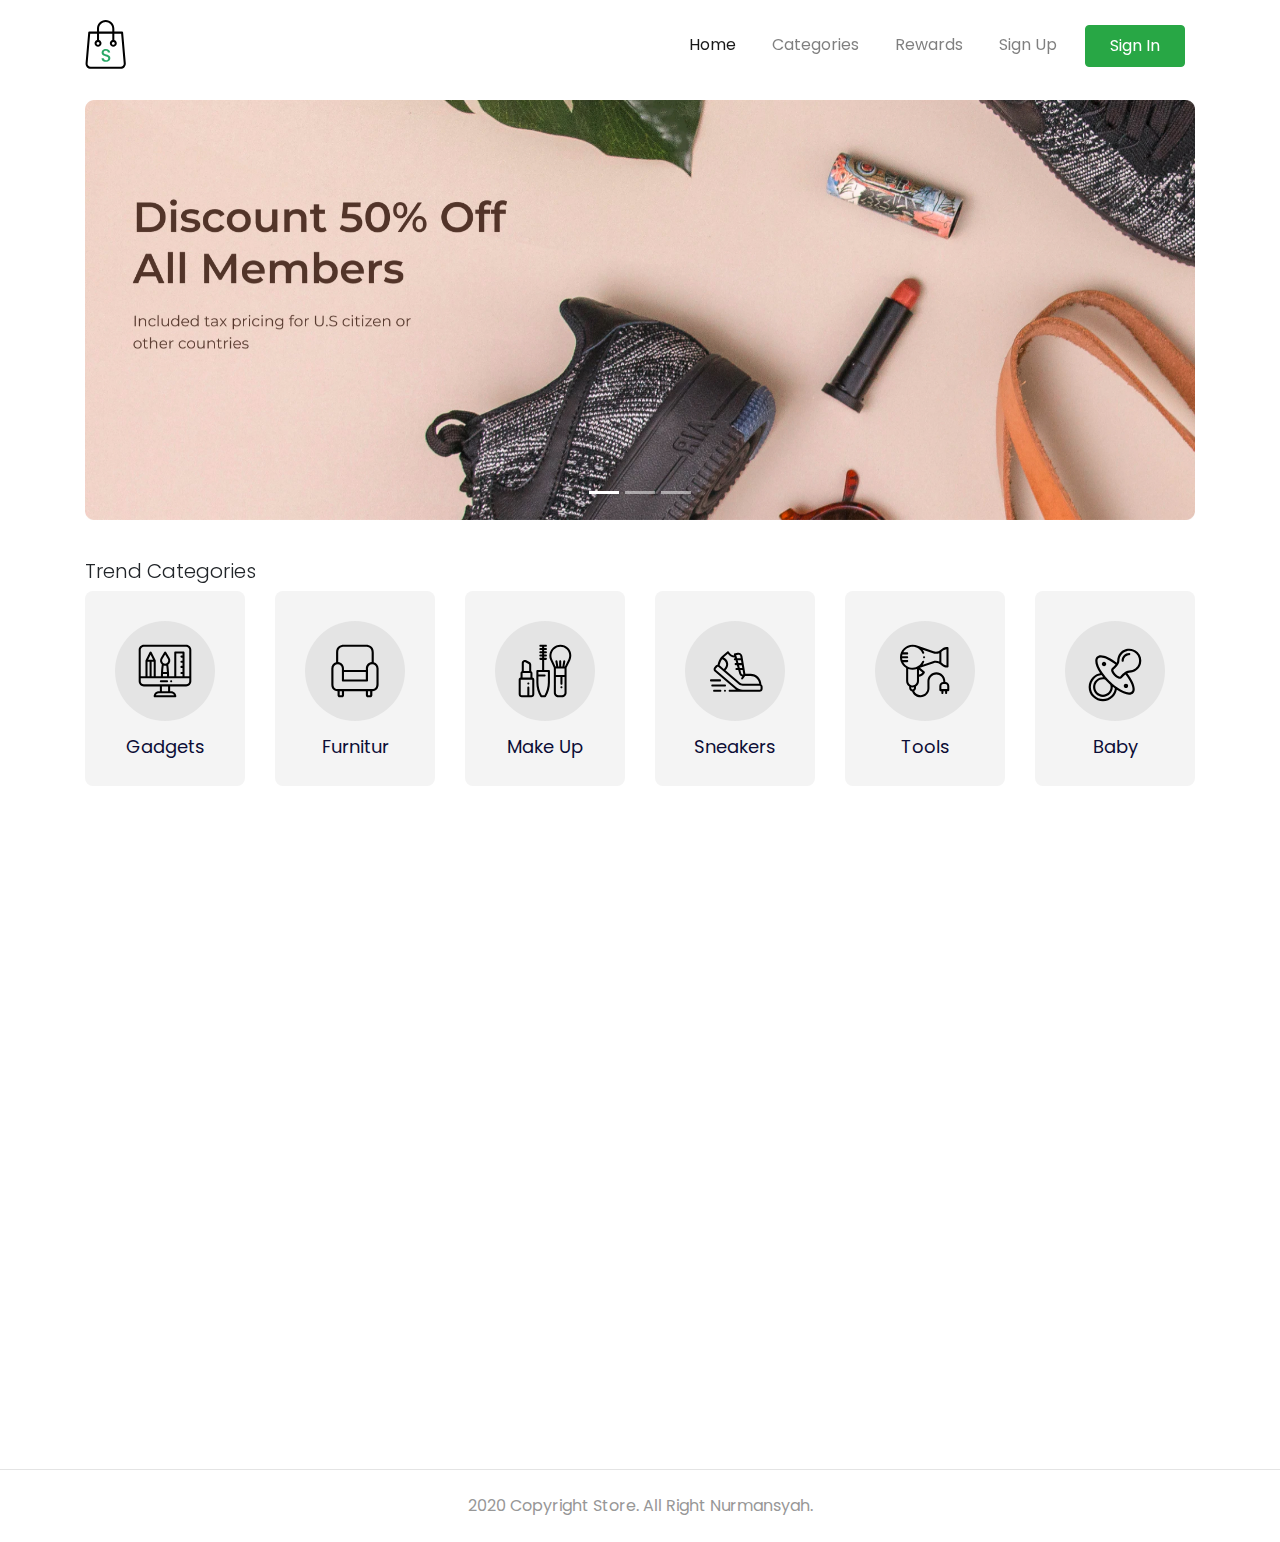
<file: index.html>
<!DOCTYPE html>
<html lang="en">
  <head>
    <meta charset="utf-8" />
    <meta
      name="viewport"
      content="width=device-width, initial-scale=1, shrink-to-fit=no"
    />
    <meta name="description" content="" />
    <meta name="author" content="" />

    <title>Store - Your Best Marketplace</title>

    <link href="https://unpkg.com/aos@2.3.1/dist/aos.css" rel="stylesheet" />
    <link href="style/main.css" rel="stylesheet" />
  </head>

  <body>
    <nav
      class="navbar navbar-expand-lg navbar-light navbar-store fixed-top navbar-fixed-top"
      data-aos="fade-down"
    >
      <div class="container">
        <a href="index.html" class="navbar-brand">
          <img src="/images/logo.svg" alt="Logo" />
        </a>
        <button
          class="navbar-toggler"
          type="button"
          data-toggle="collapse"
          data-target="#navbarResponsive"
        >
          <span class="navbar-toggler-icon"></span>
        </button>

        <div class="collapse navbar-collapse" id="navbarResponsive">
          <ul class="navbar-nav ml-auto">
            <li class="nav-item active">
              <a href="/index.html" class="nav-link">Home</a>
            </li>
            <li class="nav-item">
              <a href="/categories.html" class="nav-link">Categories</a>
            </li>
            <li class="nav-item">
              <a href="#" class="nav-link">Rewards</a>
            </li>
            <li class="nav-item">
              <a href="/register.html" class="nav-link">Sign Up</a>
            </li>
            <li class="nav-item">
              <a
                href="/login.html"
                class="btn btn-success nav-link px-4 text-white"
                >Sign In</a
              >
            </li>
          </ul>
        </div>
      </div>
    </nav>

    <!-- Page Content -->
    <div class="page-content page-home">
      <section class="store-carousel">
        <div class="container">
          <div class="row">
            <div class="col-lg-12" data-aos="zoom-in">
              <div
                id="storeCarousel"
                class="carousel slide"
                data-ride="carousel"
              >
                <ol class="carousel-indicators">
                  <li
                    class="active"
                    data-target="#storeCarousel"
                    data-slide-to="0"
                  ></li>
                  <li data-target="#storeCarousel" data-slide-to="1"></li>
                  <li data-target="#storeCarousel" data-slide-to="2"></li>
                </ol>
                <div class="carousel-inner">
                  <div class="carousel-item active">
                    <img
                      src="/images/banner.jpg"
                      alt="Carousel Image"
                      class="d-block w-100"
                    />
                  </div>
                  <div class="carousel-item">
                    <img
                      src="/images/banner.jpg"
                      alt="Carousel Image"
                      class="d-block w-100"
                    />
                  </div>
                  <div class="carousel-item">
                    <img
                      src="/images/banner.jpg"
                      alt="Carousel Image"
                      class="d-block w-100"
                    />
                  </div>
                </div>
              </div>
            </div>
          </div>
        </div>
      </section>
      <section class="store-trend-categories mt-4 mb-8">
        <div class="container">
          <div class="row">
            <div class="col-12" data-aos="fade-up">
              <h5>Trend Categories</h5>
            </div>
          </div>
          <div class="row">
            <div
              class="col-6 col-md-3 col-lg-2"
              data-aos="fade-up"
              data-aos-delay="100"
            >
              <a href="#" class="component-categories d-block">
                <div class="categories-image">
                  <img
                    src="/images/categories-gadget.svg"
                    alt=""
                    class="w-100"
                  />
                </div>
                <p class="categories-text">Gadgets</p>
              </a>
            </div>
            <div
              class="col-6 col-md-3 col-lg-2"
              data-aos="fade-up"
              data-aos-delay="200"
            >
              <a href="#" class="component-categories d-block">
                <div class="categories-image">
                  <img
                    src="/images/categories-furnitur.svg"
                    alt=""
                    class="w-100"
                  />
                </div>
                <p class="categories-text">Furnitur</p>
              </a>
            </div>
            <div
              class="col-6 col-md-3 col-lg-2"
              data-aos="fade-up"
              data-aos-delay="300"
            >
              <a href="#" class="component-categories d-block">
                <div class="categories-image">
                  <img
                    src="/images/categories-makeup.svg"
                    alt=""
                    class="w-100"
                  />
                </div>
                <p class="categories-text">Make Up</p>
              </a>
            </div>
            <div
              class="col-6 col-md-3 col-lg-2"
              data-aos="fade-up"
              data-aos-delay="400"
            >
              <a href="#" class="component-categories d-block">
                <div class="categories-image">
                  <img
                    src="/images/categories-sneaker.svg"
                    alt=""
                    class="w-100"
                  />
                </div>
                <p class="categories-text">Sneakers</p>
              </a>
            </div>
            <div
              class="col-6 col-md-3 col-lg-2"
              data-aos="fade-up"
              data-aos-delay="500"
            >
              <a href="#" class="component-categories d-block">
                <div class="categories-image">
                  <img
                    src="/images/categories-tools.svg"
                    alt=""
                    class="w-100"
                  />
                </div>
                <p class="categories-text">Tools</p>
              </a>
            </div>
            <div
              class="col-6 col-md-3 col-lg-2"
              data-aos="fade-up"
              data-aos-delay="600"
            >
              <a href="#" class="component-categories d-block">
                <div class="categories-image">
                  <img src="/images/categories-baby.svg" alt="" class="w-100" />
                </div>
                <p class="categories-text">Baby</p>
              </a>
            </div>
          </div>
        </div>
      </section>
      <section class="store-new-products">
        <div class="container">
          <div class="row">
            <div class="col-12" data-aos="fade-up">
              <h5>New Products</h5>
            </div>
          </div>
          <div class="row">
            <div
              class="col-6 col-md-4 col-lg-3"
              data-aos="fade-up"
              data-aos-delay="100"
            >
              <a href="/details.html" class="component-products d-block">
                <div class="products-thumbnail">
                  <div
                    class="products-image"
                    style="
                      background-image: url('/images/products-apple-watch.jpg');
                    "
                  ></div>
                </div>
                <div class="products-text">Apple Watch 4</div>
                <div class="products-price">$900</div>
              </a>
            </div>
            <div
              class="col-6 col-md-4 col-lg-3"
              data-aos="fade-up"
              data-aos-delay="200"
            >
              <a href="/details.html" class="component-products d-block">
                <div class="products-thumbnail">
                  <div
                    class="products-image"
                    style="
                      background-image: url('/images/products-black-edition-nike.jpg');
                    "
                  ></div>
                </div>
                <div class="products-text">Black Edition Nike</div>
                <div class="products-price">$340</div>
              </a>
            </div>
            <div
              class="col-6 col-md-4 col-lg-3"
              data-aos="fade-up"
              data-aos-delay="300"
            >
              <a href="/details.html" class="component-products d-block">
                <div class="products-thumbnail">
                  <div
                    class="products-image"
                    style="
                      background-image: url('/images/products-bubuk-marketti.jpg');
                    "
                  ></div>
                </div>
                <div class="products-text">Bubuk Marketti</div>
                <div class="products-price">$600</div>
              </a>
            </div>
            <div
              class="col-6 col-md-4 col-lg-3"
              data-aos="fade-up"
              data-aos-delay="400"
            >
              <a href="/details.html" class="component-products d-block">
                <div class="products-thumbnail">
                  <div
                    class="products-image"
                    style="
                      background-image: url('/images/products-mavic-kawe.jpg');
                    "
                  ></div>
                </div>
                <div class="products-text">Mavic Kawe</div>
                <div class="products-price">$870</div>
              </a>
            </div>
            <div
              class="col-6 col-md-4 col-lg-3"
              data-aos="fade-up"
              data-aos-delay="500"
            >
              <a href="/details.html" class="component-products d-block">
                <div class="products-thumbnail">
                  <div
                    class="products-image"
                    style="
                      background-image: url('/images/products-monkey-toys.jpg');
                    "
                  ></div>
                </div>
                <div class="products-text">Monkey Toys</div>
                <div class="products-price">$240</div>
              </a>
            </div>
            <div
              class="col-6 col-md-4 col-lg-3"
              data-aos="fade-up"
              data-aos-delay="600"
            >
              <a href="/details.html" class="component-products d-block">
                <div class="products-thumbnail">
                  <div
                    class="products-image"
                    style="
                      background-image: url('/images/products-orange-bogotta.jpg');
                    "
                  ></div>
                </div>
                <div class="products-text">Orange Bogotta</div>
                <div class="products-price">$540</div>
              </a>
            </div>
            <div
              class="col-6 col-md-4 col-lg-3"
              data-aos="fade-up"
              data-aos-delay="700"
            >
              <a href="/details.html" class="component-products d-block">
                <div class="products-thumbnail">
                  <div
                    class="products-image"
                    style="
                      background-image: url('/images/products-sofa-ternyaman.jpg');
                    "
                  ></div>
                </div>
                <div class="products-text">Sofa Ternyaman</div>
                <div class="products-price">$1100</div>
              </a>
            </div>
            <div
              class="col-6 col-md-4 col-lg-3"
              data-aos="fade-up"
              data-aos-delay="800"
            >
              <a href="/details.html" class="component-products d-block">
                <div class="products-thumbnail">
                  <div
                    class="products-image"
                    style="
                      background-image: url('/images/products-tatakan-gelas.jpg');
                    "
                  ></div>
                </div>
                <div class="products-text">Tatakan Gelas</div>
                <div class="products-price">$120</div>
              </a>
            </div>
          </div>
        </div>
      </section>
    </div>

    <footer>
      <div class="container">
        <div class="row">
          <div class="col-12 text-center">
            <p class="pt-4 pb-2">2020 Copyright Store. All Right Nurmansyah.</p>
          </div>
        </div>
      </div>
    </footer>

    <!-- Bootstrap core JavaScript -->
    <script src="/vendor/jquery/jquery.slim.min.js"></script>
    <script src="/vendor/bootstrap/js/bootstrap.bundle.min.js"></script>
    <script src="https://unpkg.com/aos@2.3.1/dist/aos.js"></script>
    <script>
      AOS.init();
    </script>
    <script src="/script/navbar-scroll.js"></script>
  </body>
</html>
</file>
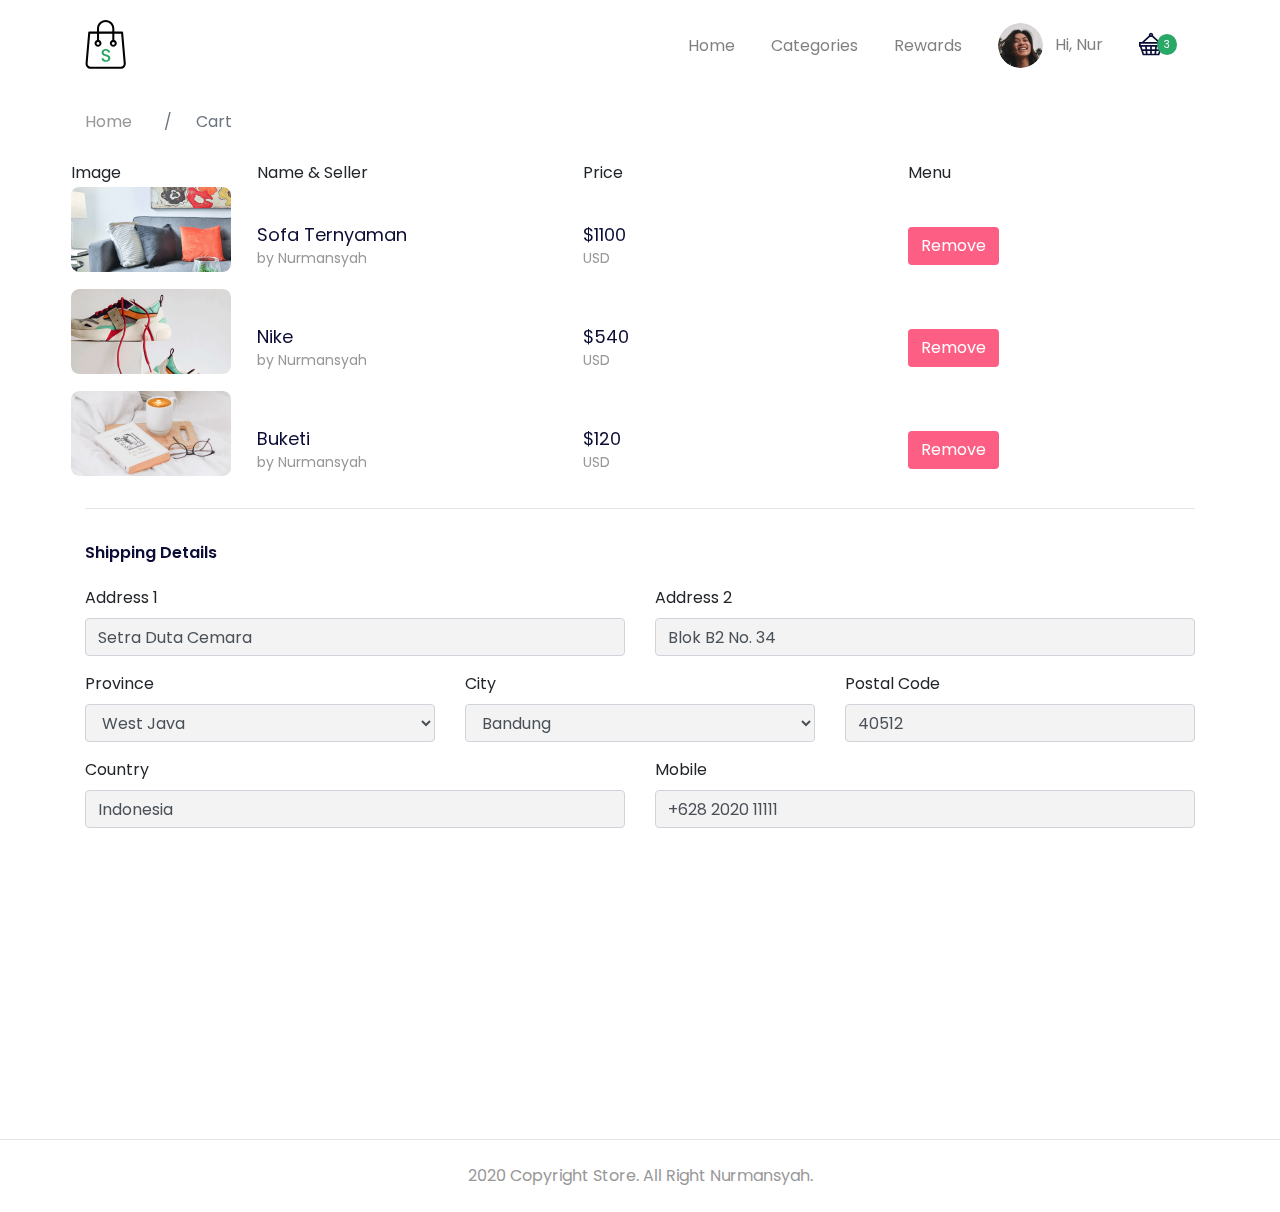
<file: cart.html>
<!DOCTYPE html>
<html lang="en">
  <head>
    <meta charset="utf-8" />
    <meta
      name="viewport"
      content="width=device-width, initial-scale=1, shrink-to-fit=no"
    />
    <meta name="description" content="" />
    <meta name="author" content="" />

    <title>Store - Your Best Marketplace</title>

    <link href="https://unpkg.com/aos@2.3.1/dist/aos.css" rel="stylesheet" />
    <link href="style/main.css" rel="stylesheet" />
  </head>

  <body>
    <nav
      class="navbar navbar-expand-lg navbar-light navbar-store fixed-top navbar-fixed-top"
      data-aos="fade-down"
    >
      <div class="container">
        <a href="index.html" class="navbar-brand">
          <img src="/images/logo.svg" alt="Logo" />
        </a>
        <button
          class="navbar-toggler"
          type="button"
          data-toggle="collapse"
          data-target="#navbarResponsive"
        >
          <span class="navbar-toggler-icon"></span>
        </button>

        <div class="collapse navbar-collapse" id="navbarResponsive">
          <ul class="navbar-nav ml-auto">
            <li class="nav-item">
              <a href="/index.html" class="nav-link">Home</a>
            </li>
            <li class="nav-item">
              <a href="/categories.html" class="nav-link">Categories</a>
            </li>
            <li class="nav-item">
              <a href="#" class="nav-link">Rewards</a>
            </li>
          </ul>
          <!-- Desktop Menu -->
          <ul class="navbar-nav d-none d-lg-flex">
            <li class="nav-item dropdown">
              <a
                href="#"
                class="nav-link"
                id="navbarDropdown"
                role="button"
                data-toggle="dropdown"
              >
                <img
                  src="/images/icon-users.png"
                  alt=""
                  class="rounded-circle mr-2 profile-picture"
                />
                Hi, Nur
              </a>
              <div class="dropdown-menu">
                <a href="/dashboard.html" class="dropdown-item">Dashboard</a>
                <a href="dashboard-account.html" class="dropdown-item"
                  >Setting</a
                >
                <div class="dropdown-divider"></div>
                <a href="/" class="dropdown-item">Logout</a>
              </div>
            </li>
            <li class="nav-item">
              <a href="#" class="nav-link d-inline-block mt-2">
                <img src="/images/icon-cart-filled.svg" alt="" />
                <div class="card-badge">3</div>
              </a>
            </li>
          </ul>

          <ul class="navbar-nav d-block d-lg-none">
            <li class="nav-item">
              <a href="#" class="nav-link"> Hi, Angga </a>
            </li>
            <li class="nav-item">
              <a href="#" class="nav-link d-inline-block"> Cart </a>
            </li>
          </ul>
        </div>
      </div>
    </nav>

    <!-- Page Content -->
    <div class="page-content page-cart">
      <section
        class="store-breadcrumbs"
        data-aos="fade-down"
        data-aos-delay="100"
      >
        <div class="container">
          <div class="row">
            <div class="col-12">
              <nav>
                <ol class="breadcrumb">
                  <li class="breadcrumb-item">
                    <a href="index.html">Home</a>
                  </li>
                  <li class="breadcrumb-item active">Cart</li>
                </ol>
              </nav>
            </div>
          </div>
        </div>
      </section>

      <section class="store-cart">
        <div class="container">
          <div class="row" data-aos="fade-up" data-aos-delay="100">
            <div class="col-12 table-responsive">
              <table class="table-borderless table-cart">
                <thead>
                  <tr>
                    <td>Image</td>
                    <td>Name &amp; Seller</td>
                    <td>Price</td>
                    <td>Menu</td>
                  </tr>
                </thead>
                <tbody>
                  <tr>
                    <td style="width: 20%">
                      <img
                        src="/images/product-cart-1.jpg"
                        alt=""
                        class="cart-image"
                      />
                    </td>
                    <td style="width: 35%">
                      <div class="product-title">Sofa Ternyaman</div>
                      <div class="product-subtitle">by Nurmansyah</div>
                    </td>
                    <td style="width: 35%">
                      <div class="product-title">$1100</div>
                      <div class="product-subtitle">USD</div>
                    </td>
                    <td style="width: 20%">
                      <a href="#" class="btn btn-remove-cart"> Remove </a>
                    </td>
                  </tr>
                  <tr>
                    <td style="width: 20%">
                      <img
                        src="/images/product-cart-2.jpg"
                        alt=""
                        class="cart-image"
                      />
                    </td>
                    <td style="width: 35%">
                      <div class="product-title">Nike</div>
                      <div class="product-subtitle">by Nurmansyah</div>
                    </td>
                    <td style="width: 35%">
                      <div class="product-title">$540</div>
                      <div class="product-subtitle">USD</div>
                    </td>
                    <td style="width: 20%">
                      <a href="#" class="btn btn-remove-cart"> Remove </a>
                    </td>
                  </tr>
                  <tr>
                    <td style="width: 20%">
                      <img
                        src="/images/product-cart-3.jpg"
                        alt=""
                        class="cart-image"
                      />
                    </td>
                    <td style="width: 35%">
                      <div class="product-title">Buketi</div>
                      <div class="product-subtitle">by Nurmansyah</div>
                    </td>
                    <td style="width: 35%">
                      <div class="product-title">$120</div>
                      <div class="product-subtitle">USD</div>
                    </td>
                    <td style="width: 20%">
                      <a href="#" class="btn btn-remove-cart"> Remove </a>
                    </td>
                  </tr>
                </tbody>
              </table>
            </div>
          </div>
          <div class="row" data-aos="fade-up" data-aos-delay="150">
            <div class="col-12">
              <hr />
            </div>
            <div class="col-12">
              <h2 class="mb-4">Shipping Details</h2>
            </div>
          </div>
          <div class="row mb-2" data-aos="fade-up" data-aos-delay="200">
            <div class="col-md-6">
              <div class="form-group">
                <label for="addressOne">Address 1</label>
                <input
                  type="text"
                  class="form-control"
                  id="addressOne"
                  name="addressOne"
                  value="Setra Duta Cemara"
                />
              </div>
            </div>
            <div class="col-md-6">
              <div class="form-group">
                <label for="addressTwo">Address 2</label>
                <input
                  type="text"
                  class="form-control"
                  id="addressTwo"
                  name="addressTwo"
                  value="Blok B2 No. 34"
                />
              </div>
            </div>
            <div class="col-md-4">
              <div class="form-group">
                <label for="province">Province</label>
                <select name="province" id="province" class="form-control">
                  <option value="West Java">West Java</option>
                </select>
              </div>
            </div>
            <div class="col-md-4">
              <div class="form-group">
                <label for="city">City</label>
                <select name="city" id="city" class="form-control">
                  <option value="Bandung">Bandung</option>
                </select>
              </div>
            </div>
            <div class="col-md-4">
              <div class="form-group">
                <label for="postalCode">Postal Code</label>
                <input
                  type="text"
                  class="form-control"
                  id="postalCode"
                  name="postalCode"
                  value="40512"
                />
              </div>
            </div>
            <div class="col-md-6">
              <div class="form-group">
                <label for="country">Country</label>
                <input
                  type="text"
                  class="form-control"
                  id="country"
                  name="country"
                  value="Indonesia"
                />
              </div>
            </div>
            <div class="col-md-6">
              <div class="form-group">
                <label for="mobile">Mobile</label>
                <input
                  type="text"
                  class="form-control"
                  id="mobile"
                  name="mobile"
                  value="+628 2020 11111"
                />
              </div>
            </div>
          </div>
          <div class="row" data-aos="fade-up" data-aos-delay="150">
            <div class="col-12">
              <hr />
            </div>
            <div class="col-12">
              <h2 class="mb-1">Payment Informations</h2>
            </div>
          </div>
          <div class="row" data-aos="fade-up" data-aos-delay="200">
            <div class="col-4 col-md-2">
              <div class="product-title">$10</div>
              <div class="product-subtitle">Country Tax</div>
            </div>
            <div class="col-4 col-md-3">
              <div class="product-title">$280</div>
              <div class="product-subtitle">Product Insurance</div>
            </div>
            <div class="col-4 col-md-2">
              <div class="product-title">$580</div>
              <div class="product-subtitle">Ship to Jakarta</div>
            </div>
            <div class="col-4 col-md-2">
              <div class="product-title text-success">$392,289</div>
              <div class="product-subtitle">Total</div>
            </div>
            <div class="col-8 col-md-3">
              <a
                href="/success.html"
                class="btn btn-success mt-4 px-4 btn-block"
                >Checkout Now
              </a>
            </div>
          </div>
        </div>
      </section>
    </div>

    <footer>
      <div class="container">
        <div class="row">
          <div class="col-12 text-center">
            <p class="pt-4 pb-2">2020 Copyright Store. All Right Nurmansyah.</p>
          </div>
        </div>
      </div>
    </footer>

    <!-- Bootstrap core JavaScript -->
    <script src="/vendor/jquery/jquery.slim.min.js"></script>
    <script src="/vendor/bootstrap/js/bootstrap.bundle.min.js"></script>
    <script src="https://unpkg.com/aos@2.3.1/dist/aos.js"></script>
    <script>
      AOS.init();
    </script>
    <script src="/script/navbar-scroll.js"></script>
  </body>
</html>
</file>
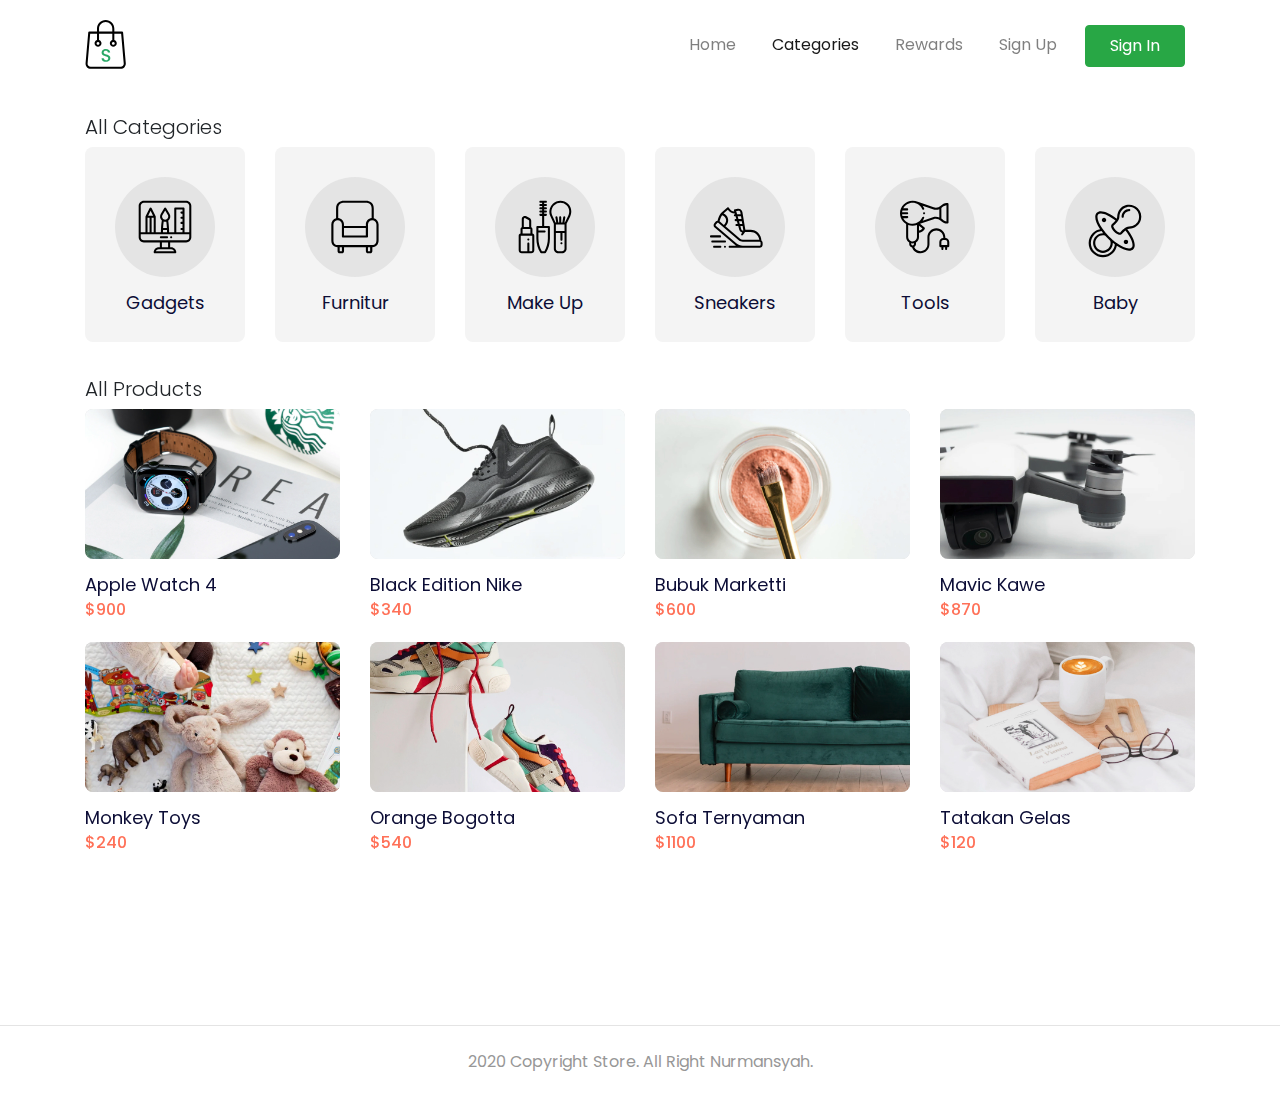
<file: categories.html>
<!DOCTYPE html>
<html lang="en">
  <head>
    <meta charset="utf-8" />
    <meta
      name="viewport"
      content="width=device-width, initial-scale=1, shrink-to-fit=no"
    />
    <meta name="description" content="" />
    <meta name="author" content="" />

    <title>Store - Your Best Marketplace</title>

    <link href="https://unpkg.com/aos@2.3.1/dist/aos.css" rel="stylesheet" />
    <link href="style/main.css" rel="stylesheet" />
  </head>

  <body>
    <nav
      class="navbar navbar-expand-lg navbar-light navbar-store fixed-top navbar-fixed-top"
      data-aos="fade-down"
    >
      <div class="container">
        <a href="index.html" class="navbar-brand">
          <img src="/images/logo.svg" alt="Logo" />
        </a>
        <button
          class="navbar-toggler"
          type="button"
          data-toggle="collapse"
          data-target="#navbarResponsive"
        >
          <span class="navbar-toggler-icon"></span>
        </button>

        <div class="collapse navbar-collapse" id="navbarResponsive">
          <ul class="navbar-nav ml-auto">
            <li class="nav-item">
              <a href="/index.html" class="nav-link">Home</a>
            </li>
            <li class="nav-item active">
              <a href="/categories.html" class="nav-link">Categories</a>
            </li>
            <li class="nav-item">
              <a href="#" class="nav-link">Rewards</a>
            </li>
            <li class="nav-item">
              <a href="/register.html" class="nav-link">Sign Up</a>
            </li>
            <li class="nav-item">
              <a
                href="/login.html"
                class="btn btn-success nav-link px-4 text-white"
                >Sign In</a
              >
            </li>
          </ul>
        </div>
      </div>
    </nav>

    <!-- Page Content -->
    <div class="page-content page-home">
      <section class="store-trend-categories">
        <div class="container">
          <div class="row">
            <div class="col-12" data-aos="fade-up">
              <h5>All Categories</h5>
            </div>
          </div>
          <div class="row">
            <div
              class="col-6 col-md-3 col-lg-2"
              data-aos="fade-up"
              data-aos-delay="100"
            >
              <a href="#" class="component-categories d-block">
                <div class="categories-image">
                  <img
                    src="/images/categories-gadget.svg"
                    alt=""
                    class="w-100"
                  />
                </div>
                <p class="categories-text">Gadgets</p>
              </a>
            </div>
            <div
              class="col-6 col-md-3 col-lg-2"
              data-aos="fade-up"
              data-aos-delay="200"
            >
              <a href="#" class="component-categories d-block">
                <div class="categories-image">
                  <img
                    src="/images/categories-furnitur.svg"
                    alt=""
                    class="w-100"
                  />
                </div>
                <p class="categories-text">Furnitur</p>
              </a>
            </div>
            <div
              class="col-6 col-md-3 col-lg-2"
              data-aos="fade-up"
              data-aos-delay="300"
            >
              <a href="#" class="component-categories d-block">
                <div class="categories-image">
                  <img
                    src="/images/categories-makeup.svg"
                    alt=""
                    class="w-100"
                  />
                </div>
                <p class="categories-text">Make Up</p>
              </a>
            </div>
            <div
              class="col-6 col-md-3 col-lg-2"
              data-aos="fade-up"
              data-aos-delay="400"
            >
              <a href="#" class="component-categories d-block">
                <div class="categories-image">
                  <img
                    src="/images/categories-sneaker.svg"
                    alt=""
                    class="w-100"
                  />
                </div>
                <p class="categories-text">Sneakers</p>
              </a>
            </div>
            <div
              class="col-6 col-md-3 col-lg-2"
              data-aos="fade-up"
              data-aos-delay="500"
            >
              <a href="#" class="component-categories d-block">
                <div class="categories-image">
                  <img
                    src="/images/categories-tools.svg"
                    alt=""
                    class="w-100"
                  />
                </div>
                <p class="categories-text">Tools</p>
              </a>
            </div>
            <div
              class="col-6 col-md-3 col-lg-2"
              data-aos="fade-up"
              data-aos-delay="600"
            >
              <a href="#" class="component-categories d-block">
                <div class="categories-image">
                  <img src="/images/categories-baby.svg" alt="" class="w-100" />
                </div>
                <p class="categories-text">Baby</p>
              </a>
            </div>
          </div>
        </div>
      </section>
      <section class="store-new-products">
        <div class="container">
          <div class="row">
            <div class="col-12" data-aos="fade-up">
              <h5>All Products</h5>
            </div>
          </div>
          <div class="row">
            <div
              class="col-6 col-md-4 col-lg-3"
              data-aos="fade-up"
              data-aos-delay="100"
            >
              <a href="/details.html" class="component-products d-block">
                <div class="products-thumbnail">
                  <div
                    class="products-image"
                    style="
                      background-image: url('/images/products-apple-watch.jpg');
                    "
                  ></div>
                </div>
                <div class="products-text">Apple Watch 4</div>
                <div class="products-price">$900</div>
              </a>
            </div>
            <div
              class="col-6 col-md-4 col-lg-3"
              data-aos="fade-up"
              data-aos-delay="200"
            >
              <a href="/details.html" class="component-products d-block">
                <div class="products-thumbnail">
                  <div
                    class="products-image"
                    style="
                      background-image: url('/images/products-black-edition-nike.jpg');
                    "
                  ></div>
                </div>
                <div class="products-text">Black Edition Nike</div>
                <div class="products-price">$340</div>
              </a>
            </div>
            <div
              class="col-6 col-md-4 col-lg-3"
              data-aos="fade-up"
              data-aos-delay="300"
            >
              <a href="/details.html" class="component-products d-block">
                <div class="products-thumbnail">
                  <div
                    class="products-image"
                    style="
                      background-image: url('/images/products-bubuk-marketti.jpg');
                    "
                  ></div>
                </div>
                <div class="products-text">Bubuk Marketti</div>
                <div class="products-price">$600</div>
              </a>
            </div>
            <div
              class="col-6 col-md-4 col-lg-3"
              data-aos="fade-up"
              data-aos-delay="400"
            >
              <a href="/details.html" class="component-products d-block">
                <div class="products-thumbnail">
                  <div
                    class="products-image"
                    style="
                      background-image: url('/images/products-mavic-kawe.jpg');
                    "
                  ></div>
                </div>
                <div class="products-text">Mavic Kawe</div>
                <div class="products-price">$870</div>
              </a>
            </div>
            <div
              class="col-6 col-md-4 col-lg-3"
              data-aos="fade-up"
              data-aos-delay="500"
            >
              <a href="/details.html" class="component-products d-block">
                <div class="products-thumbnail">
                  <div
                    class="products-image"
                    style="
                      background-image: url('/images/products-monkey-toys.jpg');
                    "
                  ></div>
                </div>
                <div class="products-text">Monkey Toys</div>
                <div class="products-price">$240</div>
              </a>
            </div>
            <div
              class="col-6 col-md-4 col-lg-3"
              data-aos="fade-up"
              data-aos-delay="600"
            >
              <a href="/details.html" class="component-products d-block">
                <div class="products-thumbnail">
                  <div
                    class="products-image"
                    style="
                      background-image: url('/images/products-orange-bogotta.jpg');
                    "
                  ></div>
                </div>
                <div class="products-text">Orange Bogotta</div>
                <div class="products-price">$540</div>
              </a>
            </div>
            <div
              class="col-6 col-md-4 col-lg-3"
              data-aos="fade-up"
              data-aos-delay="700"
            >
              <a href="/details.html" class="component-products d-block">
                <div class="products-thumbnail">
                  <div
                    class="products-image"
                    style="
                      background-image: url('/images/products-sofa-ternyaman.jpg');
                    "
                  ></div>
                </div>
                <div class="products-text">Sofa Ternyaman</div>
                <div class="products-price">$1100</div>
              </a>
            </div>
            <div
              class="col-6 col-md-4 col-lg-3"
              data-aos="fade-up"
              data-aos-delay="800"
            >
              <a href="/details.html" class="component-products d-block">
                <div class="products-thumbnail">
                  <div
                    class="products-image"
                    style="
                      background-image: url('/images/products-tatakan-gelas.jpg');
                    "
                  ></div>
                </div>
                <div class="products-text">Tatakan Gelas</div>
                <div class="products-price">$120</div>
              </a>
            </div>
          </div>
        </div>
      </section>
    </div>

    <footer>
      <div class="container">
        <div class="row">
          <div class="col-12 text-center">
            <p class="pt-4 pb-2">2020 Copyright Store. All Right Nurmansyah.</p>
          </div>
        </div>
      </div>
    </footer>

    <!-- Bootstrap core JavaScript -->
    <script src="/vendor/jquery/jquery.slim.min.js"></script>
    <script src="/vendor/bootstrap/js/bootstrap.bundle.min.js"></script>
    <script src="https://unpkg.com/aos@2.3.1/dist/aos.js"></script>
    <script>
      AOS.init();
    </script>
    <script src="/script/navbar-scroll.js"></script>
  </body>
</html>
</file>
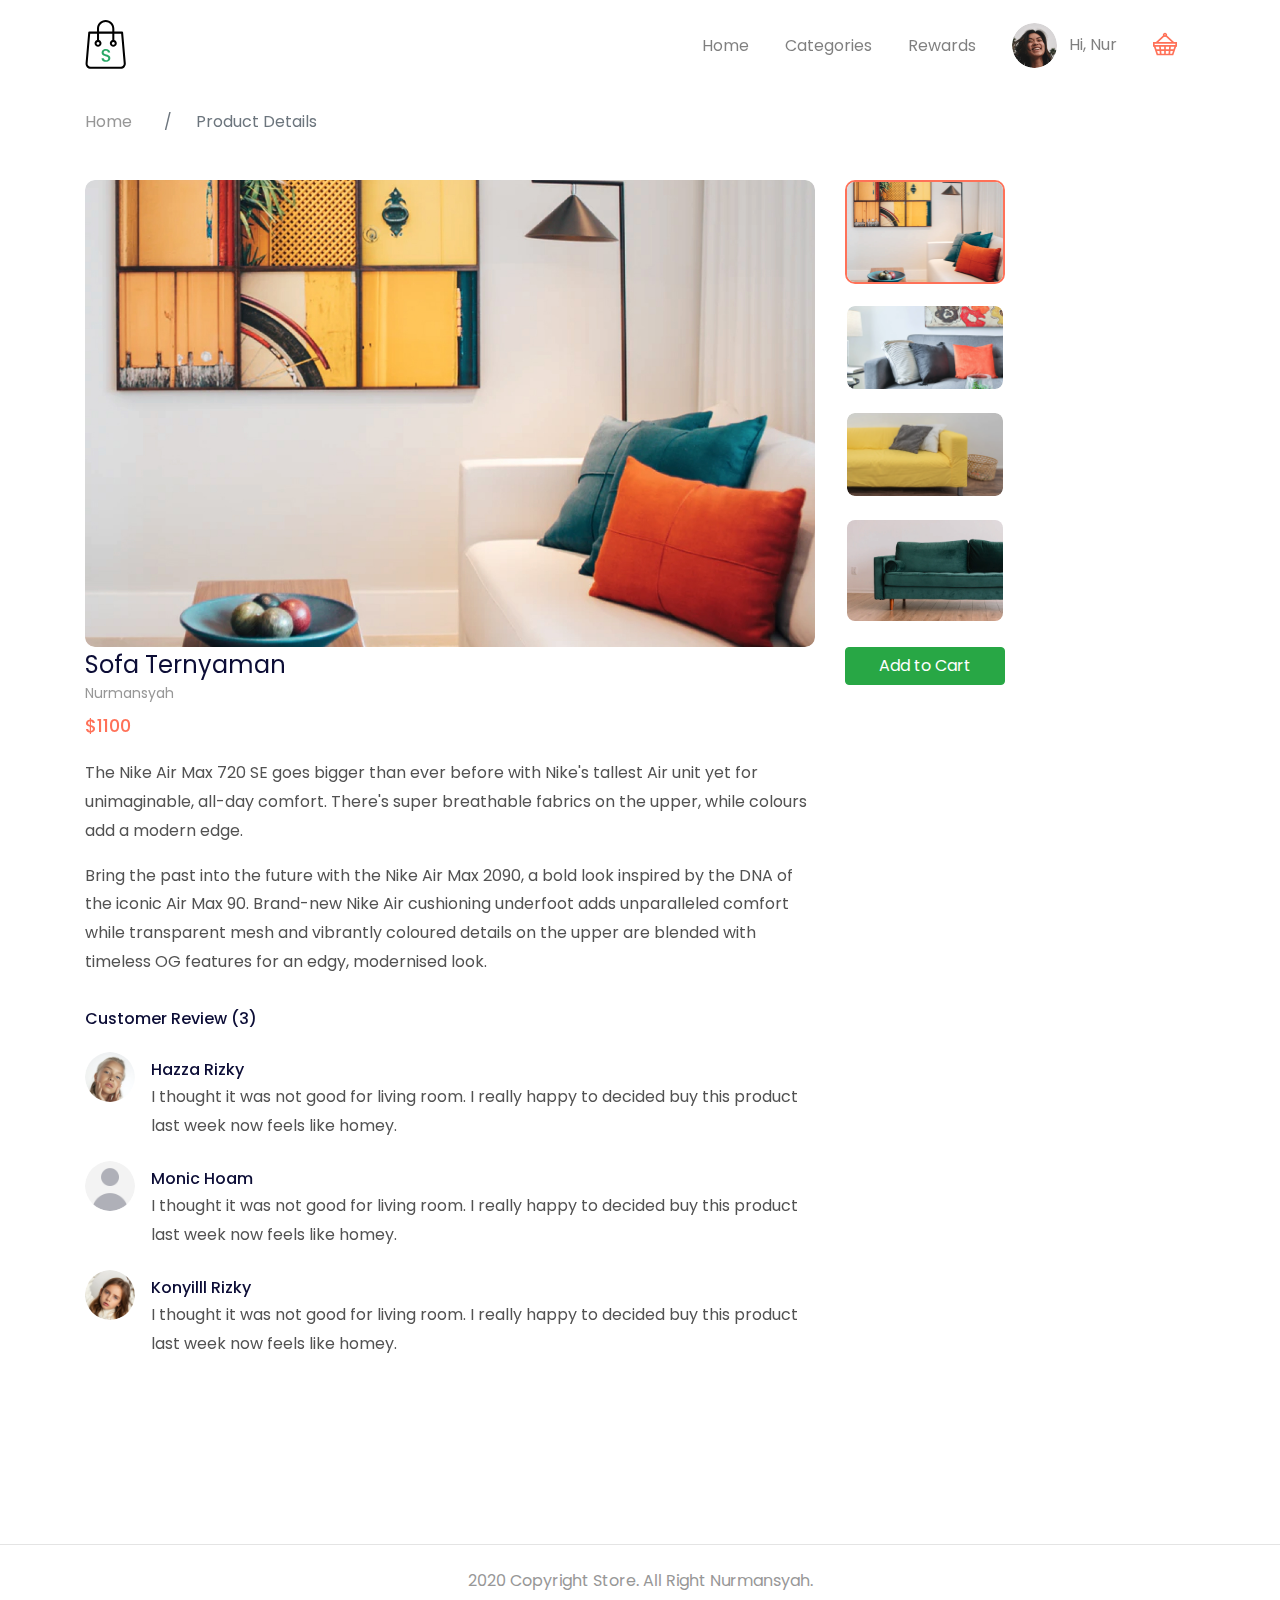
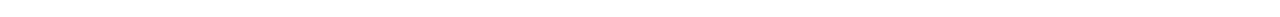
<file: details.html>
<!DOCTYPE html>
<html lang="en">
  <head>
    <meta charset="utf-8" />
    <meta
      name="viewport"
      content="width=device-width, initial-scale=1, shrink-to-fit=no"
    />
    <meta name="description" content="" />
    <meta name="author" content="" />

    <title>Store - Your Best Marketplace</title>

    <link href="https://unpkg.com/aos@2.3.1/dist/aos.css" rel="stylesheet" />
    <link href="style/main.css" rel="stylesheet" />
  </head>

  <body>
    <nav
      class="navbar navbar-expand-lg navbar-light navbar-store fixed-top navbar-fixed-top"
      data-aos="fade-down"
    >
      <div class="container">
        <a href="index.html" class="navbar-brand">
          <img src="/images/logo.svg" alt="Logo" />
        </a>
        <button
          class="navbar-toggler"
          type="button"
          data-toggle="collapse"
          data-target="#navbarResponsive"
        >
          <span class="navbar-toggler-icon"></span>
        </button>

        <div class="collapse navbar-collapse" id="navbarResponsive">
          <ul class="navbar-nav ml-auto">
            <li class="nav-item">
              <a href="/index.html" class="nav-link">Home</a>
            </li>
            <li class="nav-item">
              <a href="/categories.html" class="nav-link">Categories</a>
            </li>
            <li class="nav-item">
              <a href="#" class="nav-link">Rewards</a>
            </li>
          </ul>
          <!-- Desktop Menu -->
          <ul class="navbar-nav d-none d-lg-flex">
            <li class="nav-item dropdown">
              <a
                href="#"
                class="nav-link"
                id="navbarDropdown"
                role="button"
                data-toggle="dropdown"
              >
                <img
                  src="/images/icon-users.png"
                  alt=""
                  class="rounded-circle mr-2 profile-picture"
                />
                Hi, Nur
              </a>
              <div class="dropdown-menu">
                <a href="/dashboard.html" class="dropdown-item">Dashboard</a>
                <a href="dashboard-account.html" class="dropdown-item"
                  >Setting</a
                >
                <div class="dropdown-divider"></div>
                <a href="/" class="dropdown-item">Logout</a>
              </div>
            </li>
            <li class="nav-item">
              <a href="#" class="nav-link d-inline-block mt-2">
                <img src="/images/icon-cart-empety.svg" alt="" />
              </a>
            </li>
          </ul>

          <ul class="navbar-nav d-block d-lg-none">
            <li class="nav-item">
              <a href="#" class="nav-link"> Hi, Angga </a>
            </li>
            <li class="nav-item">
              <a href="#" class="nav-link d-inline-block"> Cart </a>
            </li>
          </ul>
        </div>
      </div>
    </nav>

    <!-- Page Content -->
    <div class="page-content page-details">
      <section
        class="store-breadcrumbs"
        data-aos="fade-down"
        data-aos-delay="100"
      >
        <div class="container">
          <div class="row">
            <div class="col-12">
              <nav>
                <ol class="breadcrumb">
                  <li class="breadcrumb-item">
                    <a href="index.html">Home</a>
                  </li>
                  <li class="breadcrumb-item active">Product Details</li>
                </ol>
              </nav>
            </div>
          </div>
        </div>
      </section>

      <section class="store-gallery" id="gallery">
        <div class="container">
          <div class="row">
            <div class="col-lg-8" data-aos="zoom-in">
              <transition name="slide-fade" mode="out-in">
                <img
                  :src="photos[activePhoto].url"
                  :key="photos[activePhoto].id"
                  class="w-100 main-image"
                  alt=""
                />
              </transition>
            </div>
            <div class="col-lg-2">
              <div class="row">
                <div
                  class="col-3 col-lg-12 mt-2 mt-lg-0"
                  v-for="(photo, index) in photos"
                  :key="photo.id"
                  data-aos="zoom-in"
                  data-aos-delay="100"
                >
                  <a href="#" @click="changeActive(index)">
                    <img
                      :src="photo.url"
                      class="w-100 thumbnail-image"
                      :class="{active: index == activePhoto}"
                      alt=""
                    />
                  </a>
                </div>
              </div>
            </div>
          </div>
        </div>
      </section>

      <div class="store-details-container" data-aos="fade-up">
        <section class="store-heading">
          <div class="container">
            <div class="row">
              <div class="col-lg-8">
                <h1>Sofa Ternyaman</h1>
                <div class="owner">Nurmansyah</div>
                <div class="price">$1100</div>
              </div>
              <div class="col-lg-2" data-aos="zoom-in">
                <a
                  href="/cart.html"
                  class="btn btn-success px-4 text-white btn-block mb-3"
                >
                  Add to Cart
                </a>
              </div>
            </div>
          </div>
        </section>
        <section class="store-description">
          <div class="container">
            <div class="row">
              <div class="col-12 col-lg-8">
                <p>
                  The Nike Air Max 720 SE goes bigger than ever before with
                  Nike's tallest Air unit yet for unimaginable, all-day comfort.
                  There's super breathable fabrics on the upper, while colours
                  add a modern edge.
                </p>
                <p>
                  Bring the past into the future with the Nike Air Max 2090, a
                  bold look inspired by the DNA of the iconic Air Max 90.
                  Brand-new Nike Air cushioning underfoot adds unparalleled
                  comfort while transparent mesh and vibrantly coloured details
                  on the upper are blended with timeless OG features for an
                  edgy, modernised look.
                </p>
              </div>
            </div>
          </div>
        </section>
        <section class="store-review">
          <div class="container">
            <div class="row">
              <div class="col-12 col-lg-8 mt-3 mb-3">
                <h5>Customer Review (3)</h5>
              </div>
            </div>
            <div class="row">
              <div class="col-12 col-lg-8">
                <ul class="list-unstyled">
                  <li class="media">
                    <img
                      src="/images/icon-testimoni-1.png"
                      alt=""
                      class="mr-3 rounded-circle"
                    />
                    <div class="media-body">
                      <h5 class="mt-2 mb-1">Hazza Rizky</h5>
                      I thought it was not good for living room. I really happy
                      to decided buy this product last week now feels like
                      homey.
                    </div>
                  </li>
                  <li class="media">
                    <img
                      src="/images/icon-testimoni-2.png"
                      alt=""
                      class="mr-3 rounded-circle"
                    />
                    <div class="media-body">
                      <h5 class="mt-2 mb-1">Monic Hoam</h5>
                      I thought it was not good for living room. I really happy
                      to decided buy this product last week now feels like
                      homey.
                    </div>
                  </li>
                  <li class="media">
                    <img
                      src="/images/icon-testimoni-3.png"
                      alt=""
                      class="mr-3 rounded-circle"
                    />
                    <div class="media-body">
                      <h5 class="mt-2 mb-1">Konyilll Rizky</h5>
                      I thought it was not good for living room. I really happy
                      to decided buy this product last week now feels like
                      homey.
                    </div>
                  </li>
                </ul>
              </div>
            </div>
          </div>
        </section>
      </div>
    </div>

    <footer>
      <div class="container">
        <div class="row">
          <div class="col-12 text-center">
            <p class="pt-4 pb-2">2020 Copyright Store. All Right Nurmansyah.</p>
          </div>
        </div>
      </div>
    </footer>

    <!-- Bootstrap core JavaScript -->
    <script src="/vendor/jquery/jquery.slim.min.js"></script>
    <script src="/vendor/bootstrap/js/bootstrap.bundle.min.js"></script>
    <script src="https://unpkg.com/aos@2.3.1/dist/aos.js"></script>
    <script>
      AOS.init();
    </script>
    <script src="/vendor/vue/vue.js"></script>
    <script>
      var gallery = new Vue({
        el: "#gallery",
        mounted() {
          AOS.init();
        },
        data: {
          activePhoto: 0,
          photos: [
            {
              id: 1,
              url: "/images/product-detail-1.jpg",
            },
            {
              id: 2,
              url: "/images/product-detail-2.png",
            },
            {
              id: 3,
              url: "/images/product-detail-3.png",
            },
            {
              id: 4,
              url: "/images/product-detail-4.jpg",
            },
          ],
        },
        methods: {
          changeActive(id) {
            this.activePhoto = id;
          },
        },
      });
    </script>
    <script src="/script/navbar-scroll.js"></script>
  </body>
</html>
</file>
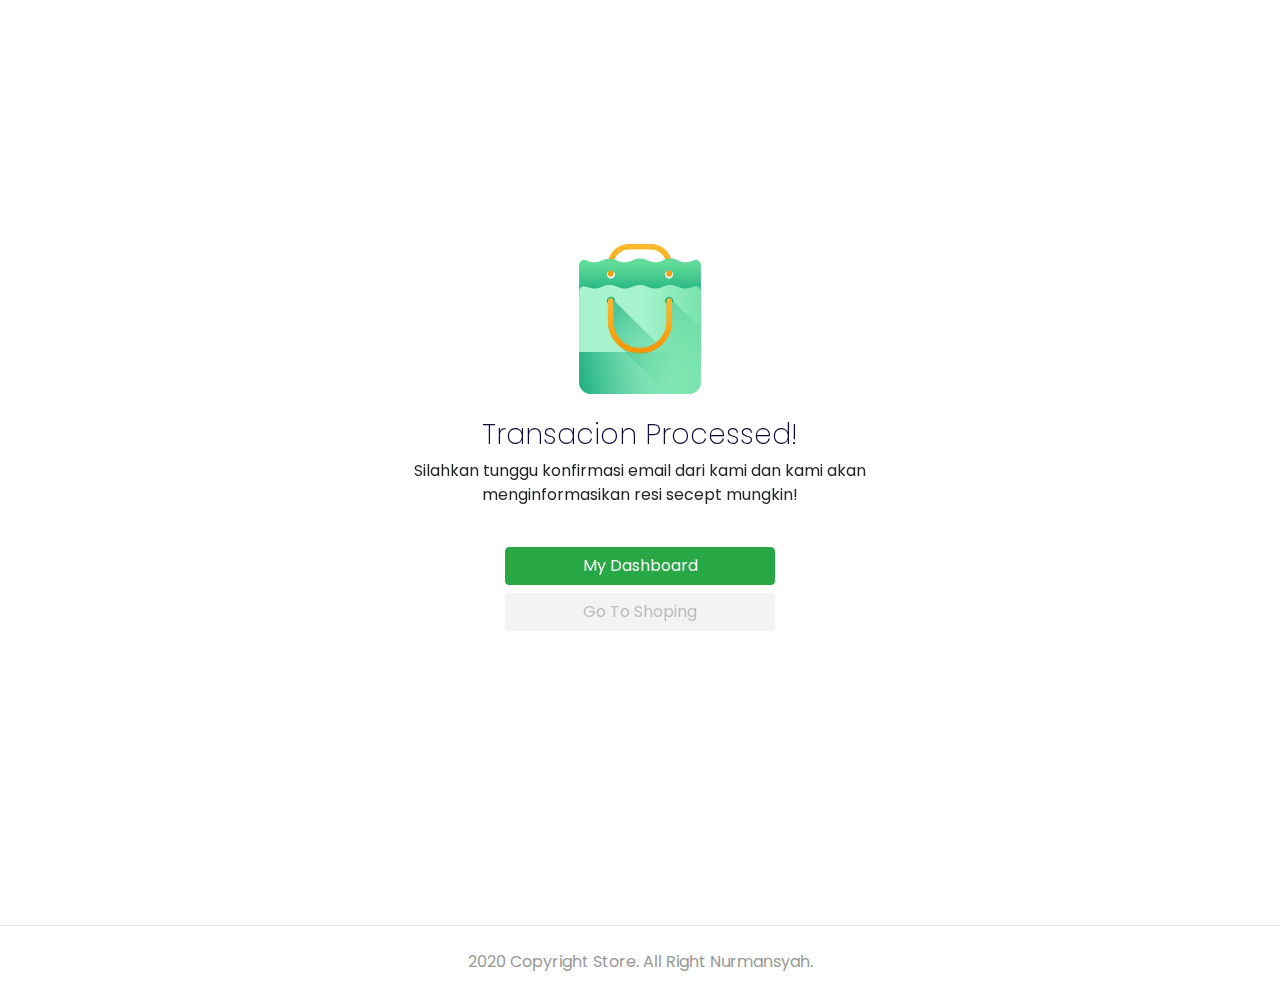
<file: success.html>
<!DOCTYPE html>
<html lang="en">
  <head>
    <meta charset="utf-8" />
    <meta
      name="viewport"
      content="width=device-width, initial-scale=1, shrink-to-fit=no"
    />
    <meta name="description" content="" />
    <meta name="author" content="" />

    <title>Store - Your Best Marketplace</title>

    <link href="https://unpkg.com/aos@2.3.1/dist/aos.css" rel="stylesheet" />
    <link href="style/main.css" rel="stylesheet" />
  </head>

  <body>
    <div class="page-content page-success">
      <div class="section-success" data-aos="zoom-in">
        <div class="container">
          <div class="row align-items-center row-login justify-content-center">
            <div class="col-lg-6 text-center">
              <img src="/images/success.svg" alt="" class="mb-4" />
              <h2>Transacion Processed!</h2>
              <p>
                Silahkan tunggu konfirmasi email dari kami dan kami akan
                menginformasikan resi secept mungkin!
              </p>
              <div>
                <a href="/dashboard.html" class="btn btn-success w-50 mt-4"
                  >My Dashboard</a
                >
                <a href="/index.html" class="btn btn-signup w-50 mt-2"
                  >Go To Shoping</a
                >
              </div>
            </div>
          </div>
        </div>
      </div>
    </div>

    <footer>
      <div class="container">
        <div class="row">
          <div class="col-12 text-center">
            <p class="pt-4 pb-2">2020 Copyright Store. All Right Nurmansyah.</p>
          </div>
        </div>
      </div>
    </footer>

    <!-- Bootstrap core JavaScript -->
    <script src="/vendor/jquery/jquery.slim.min.js"></script>
    <script src="/vendor/bootstrap/js/bootstrap.bundle.min.js"></script>
    <script src="https://unpkg.com/aos@2.3.1/dist/aos.js"></script>
    <script>
      AOS.init();
    </script>
    <script src="/script/navbar-scroll.js"></script>
  </body>
</html>
</file>
